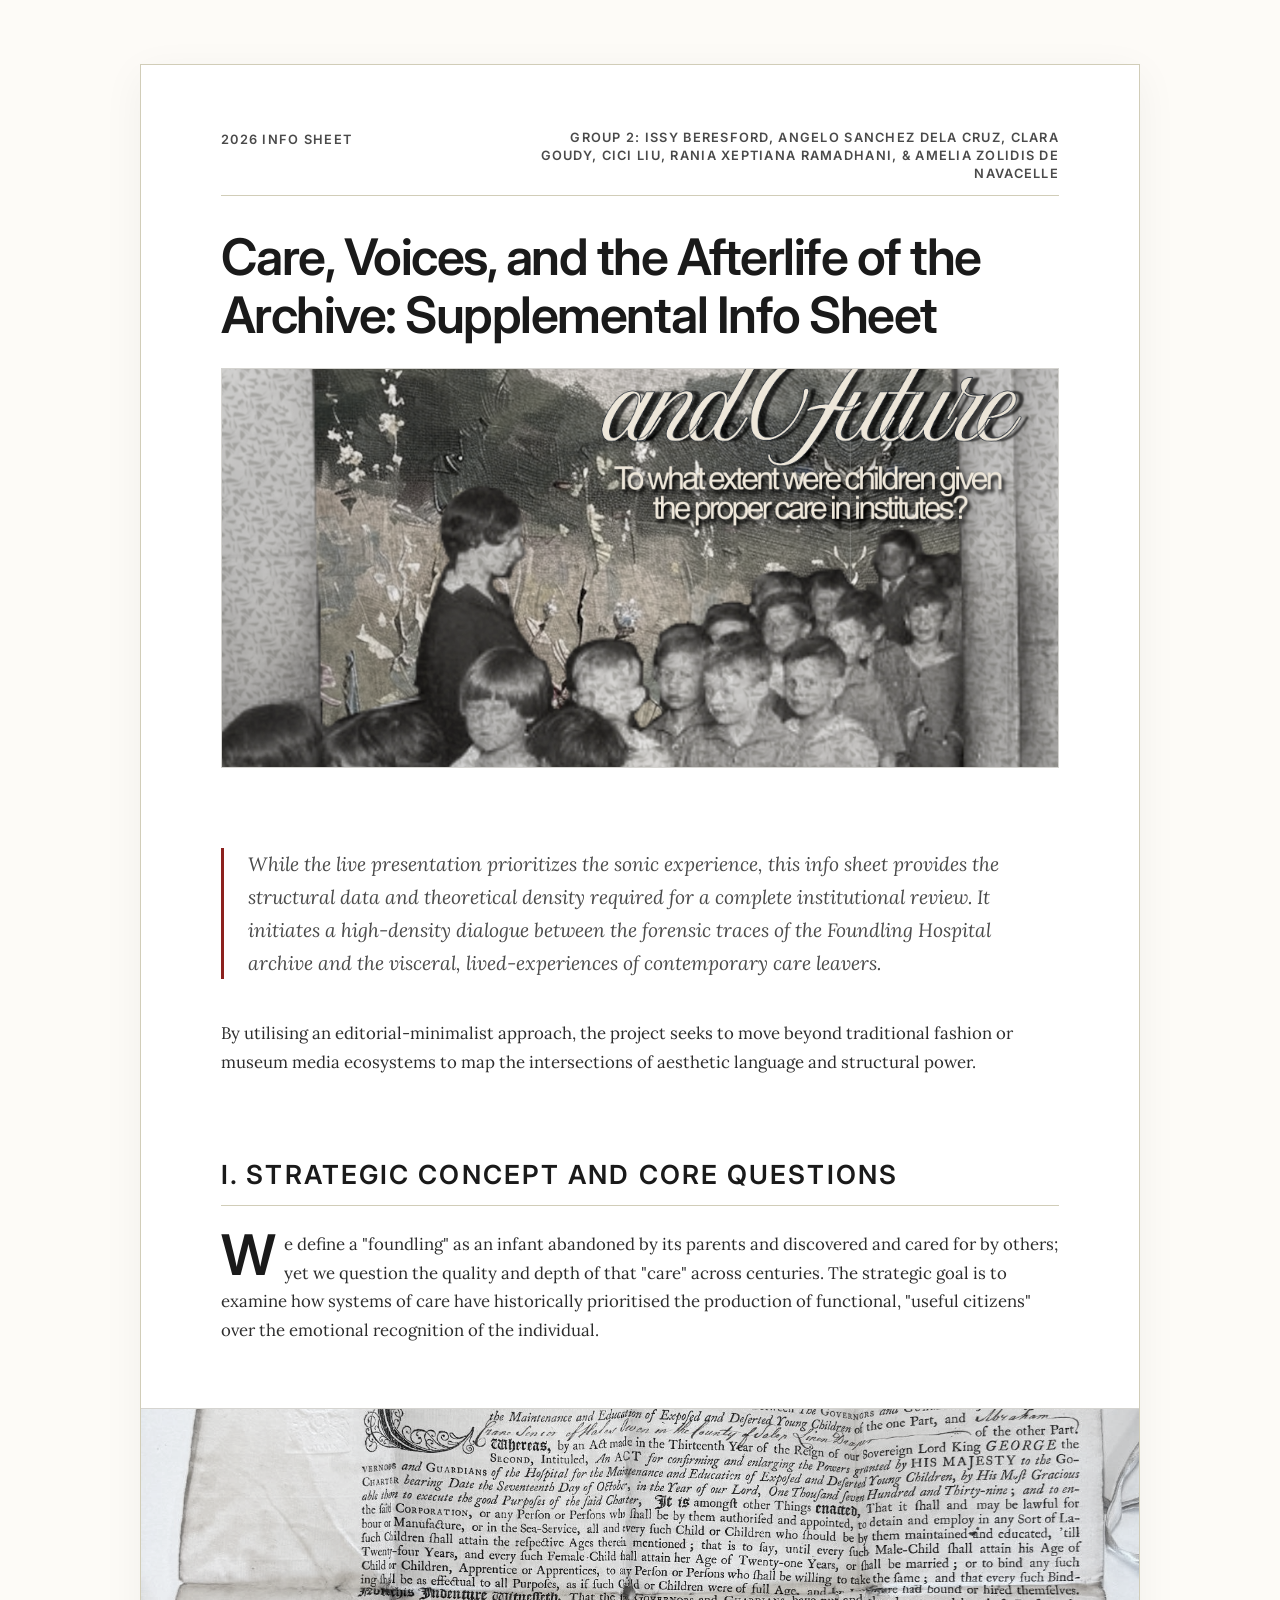
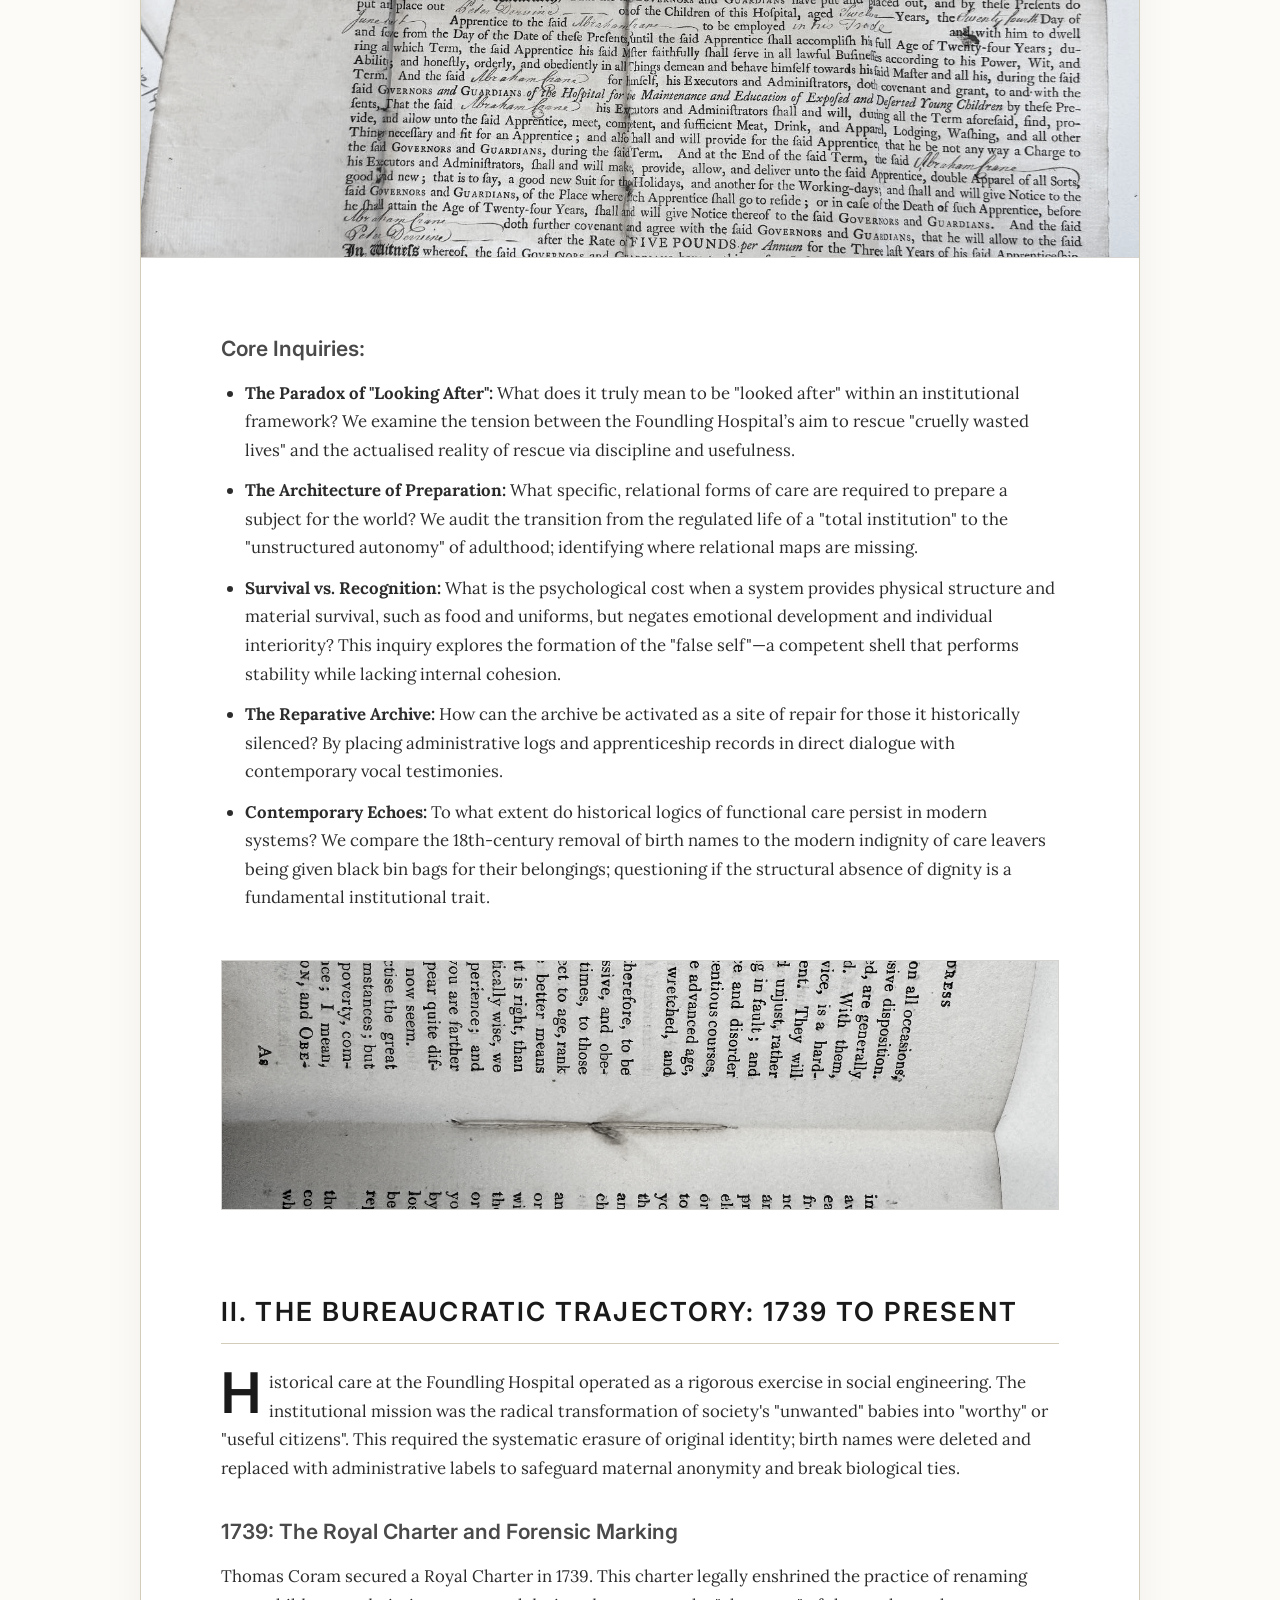
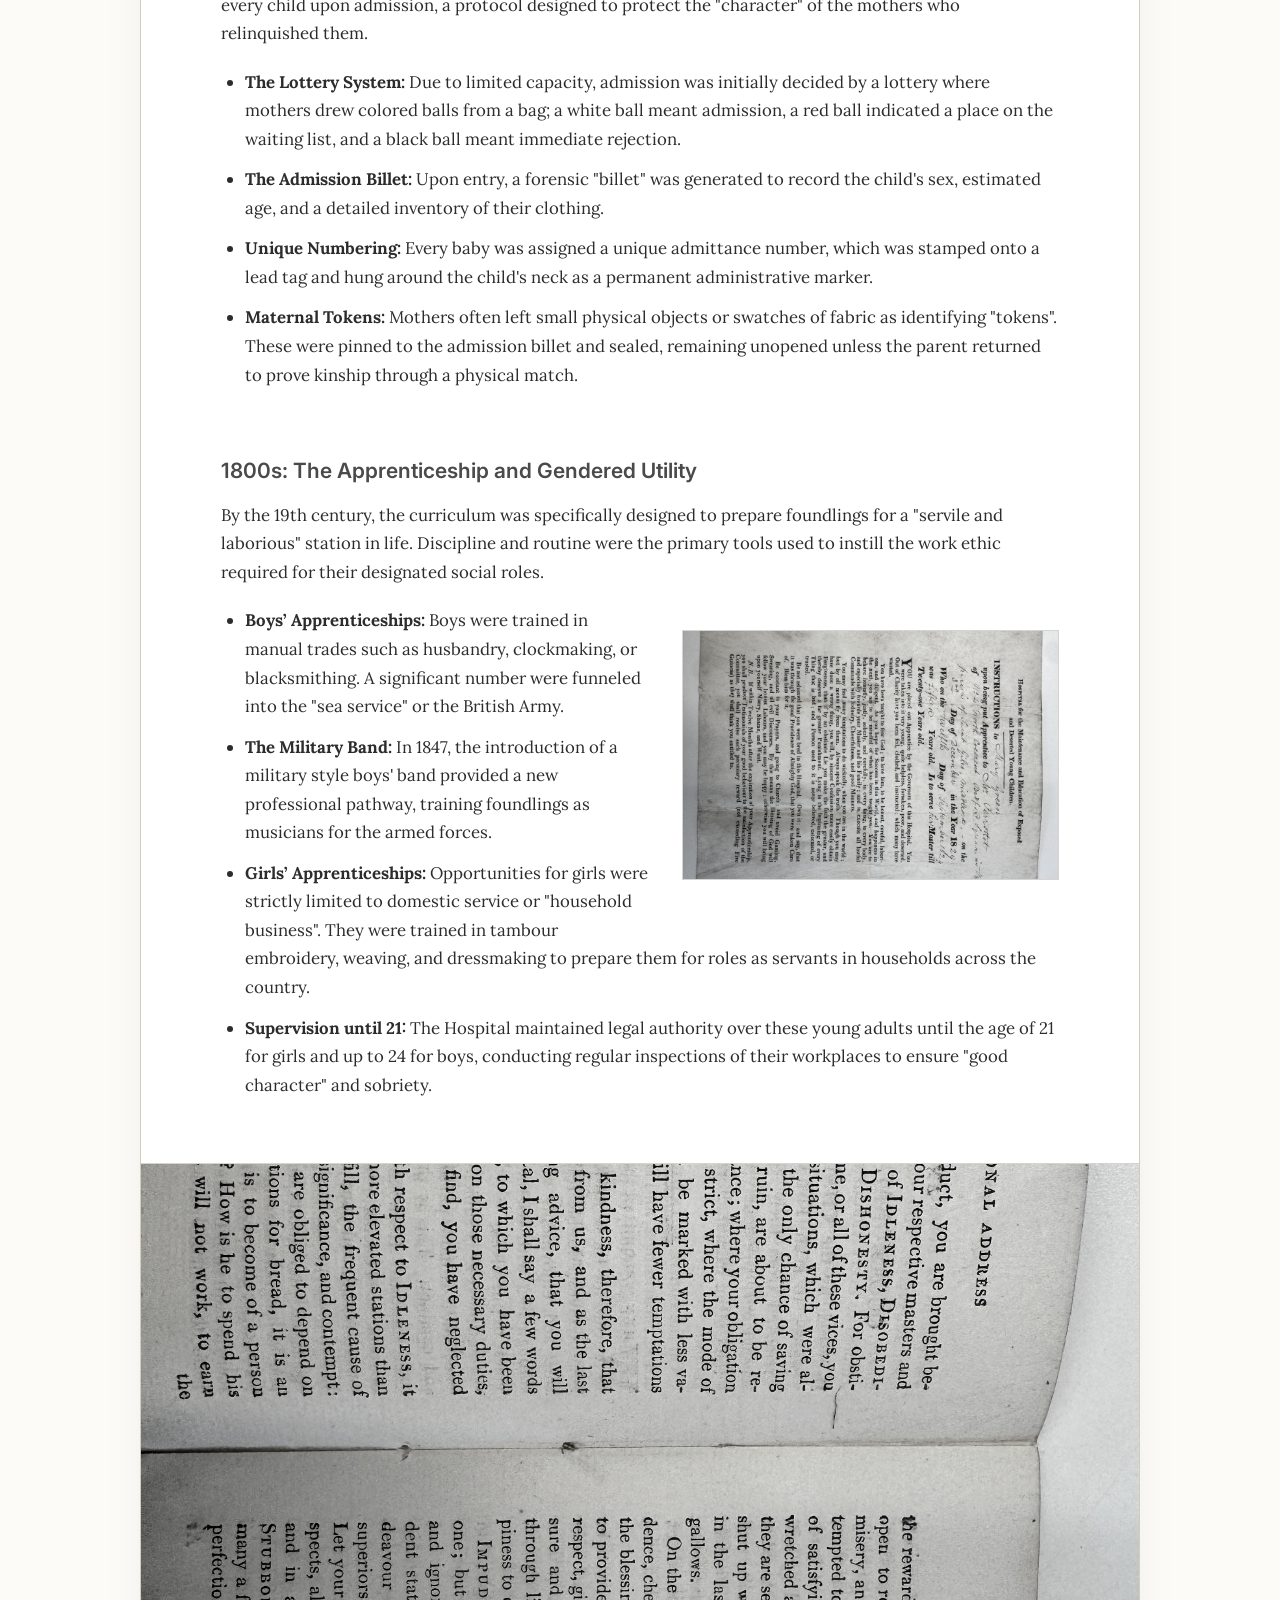
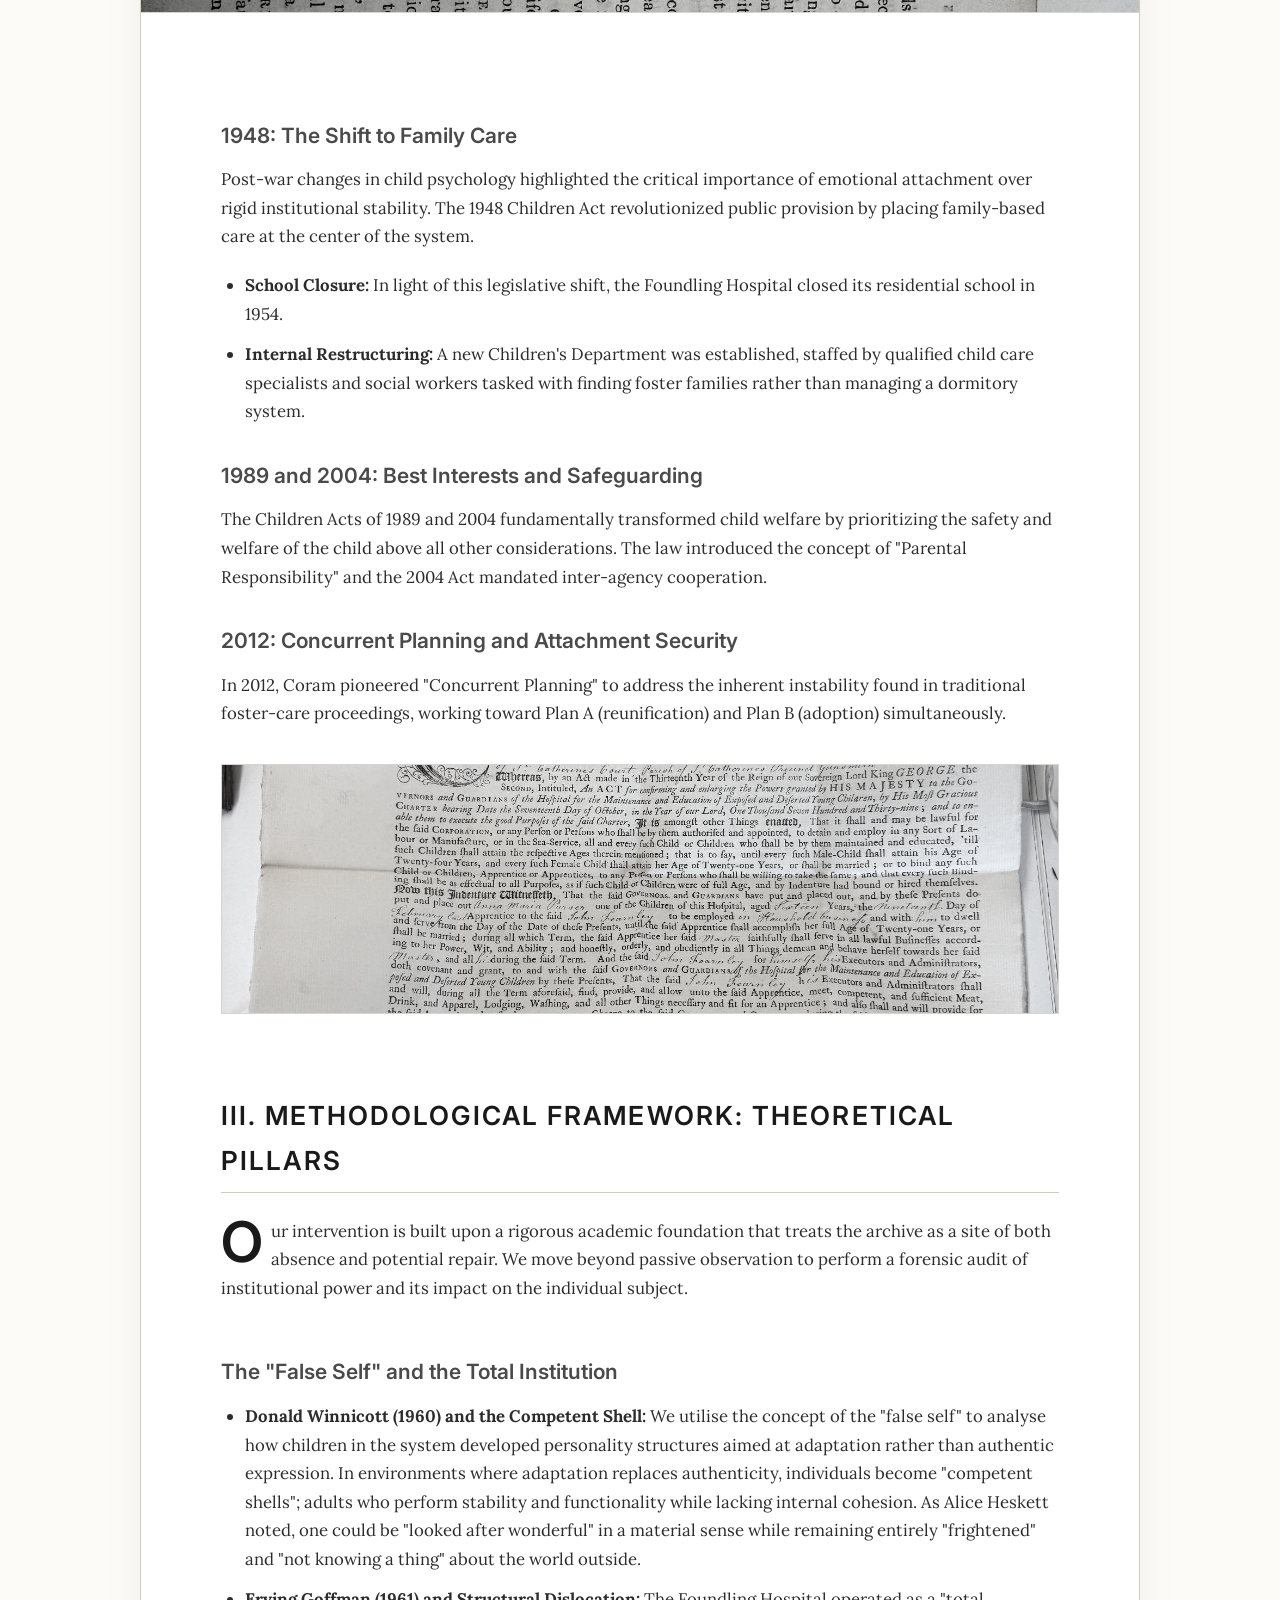
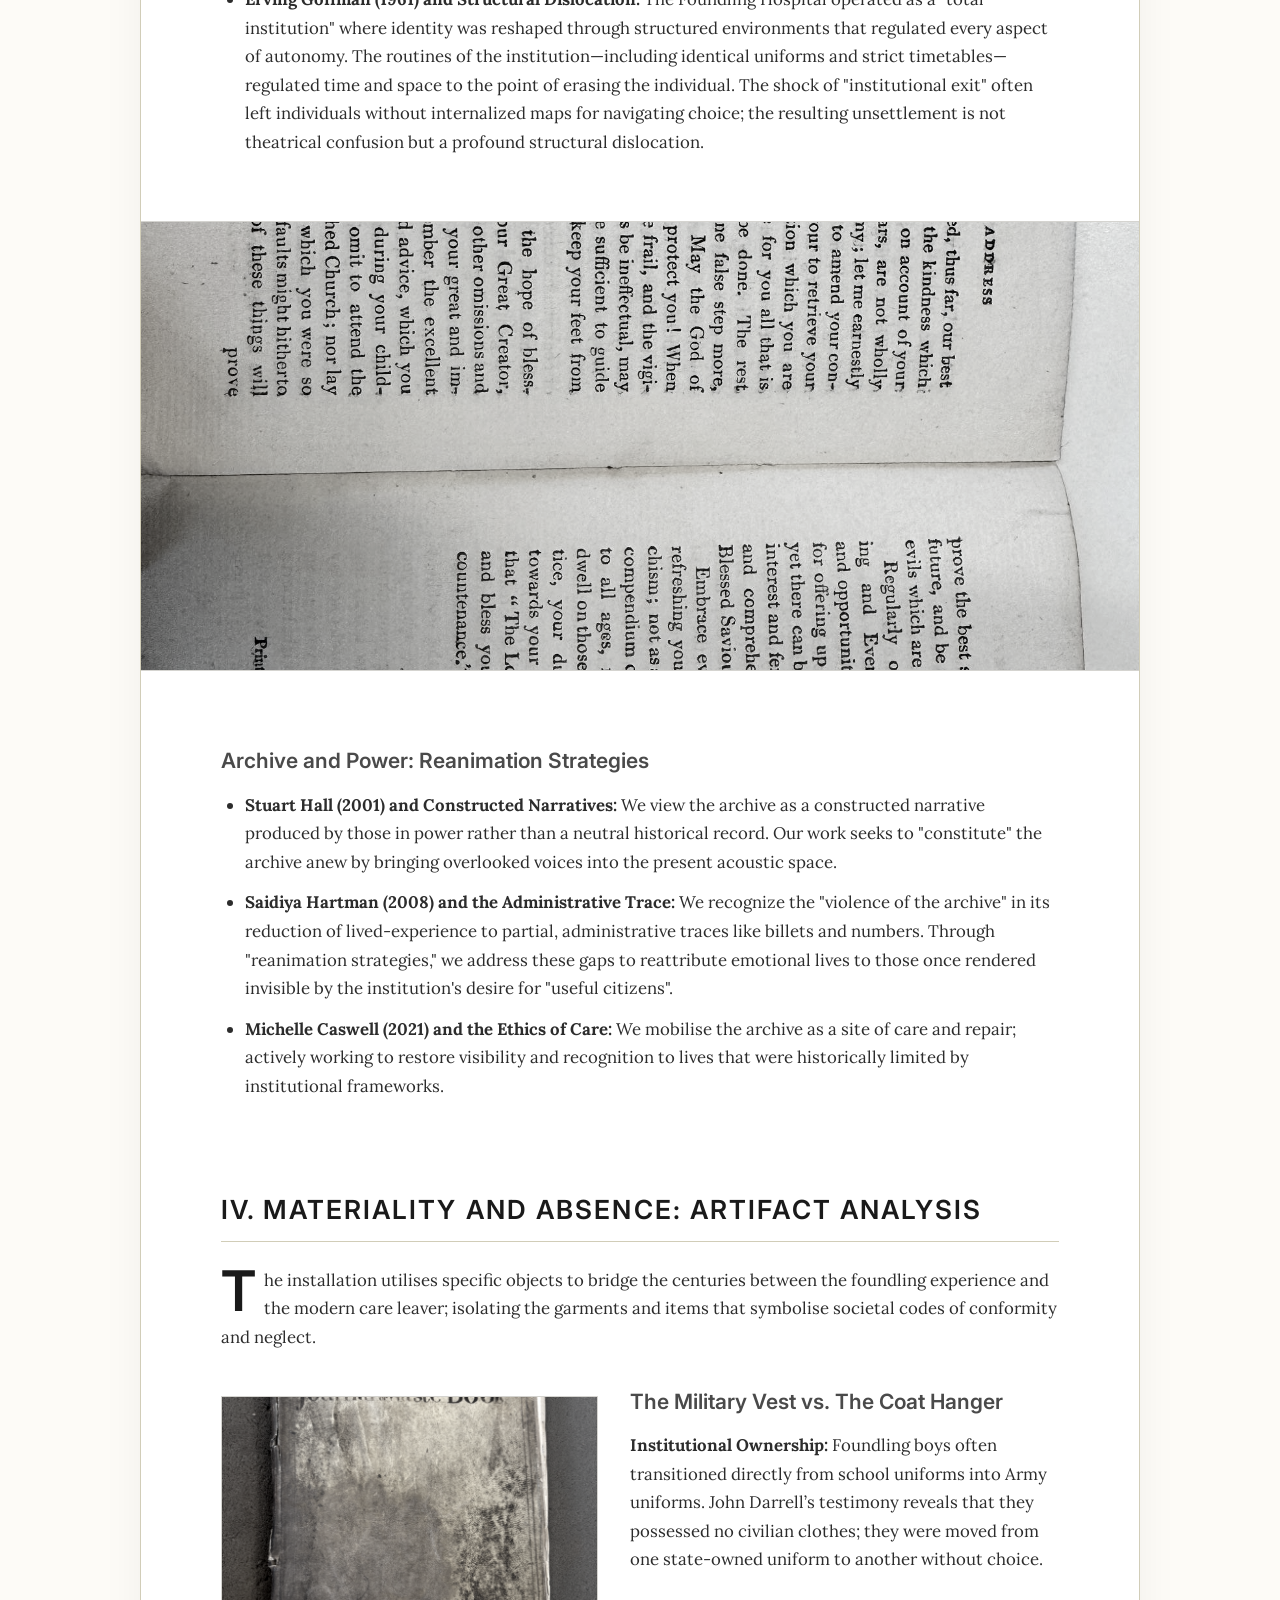
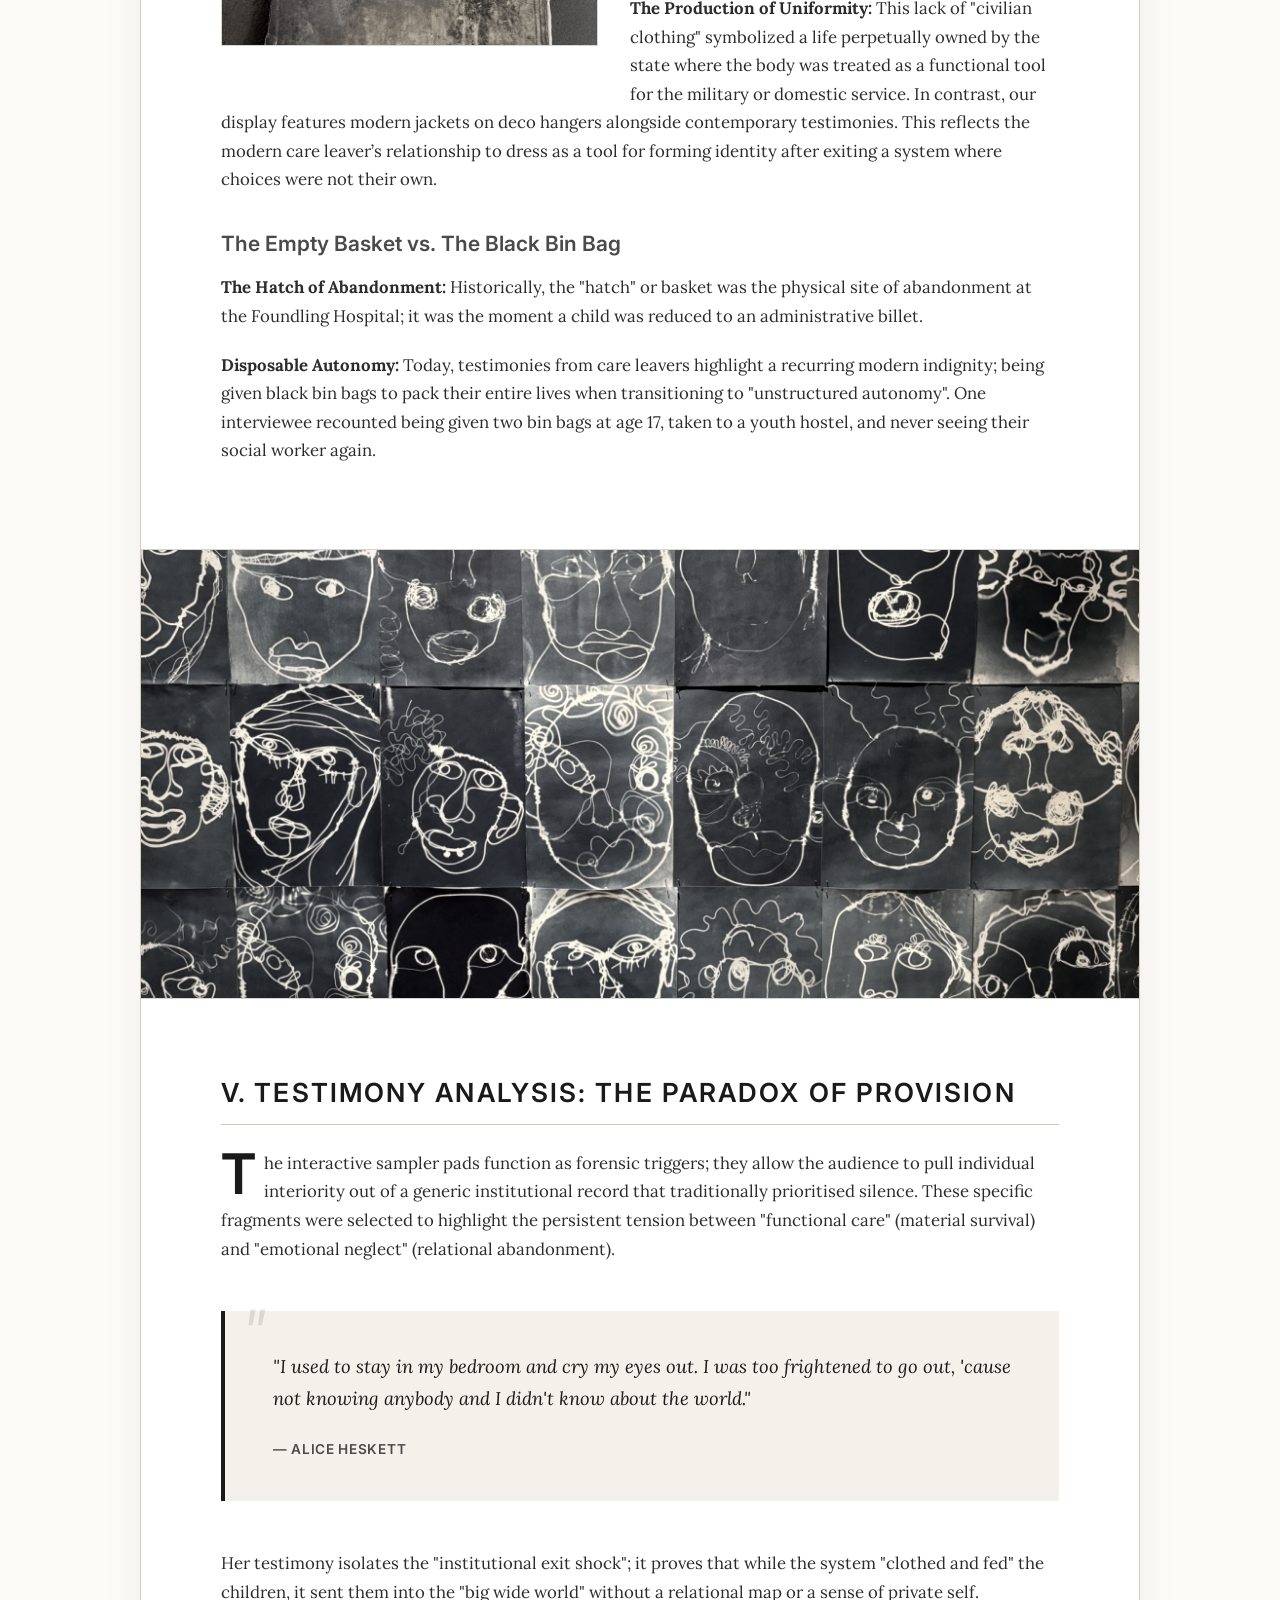
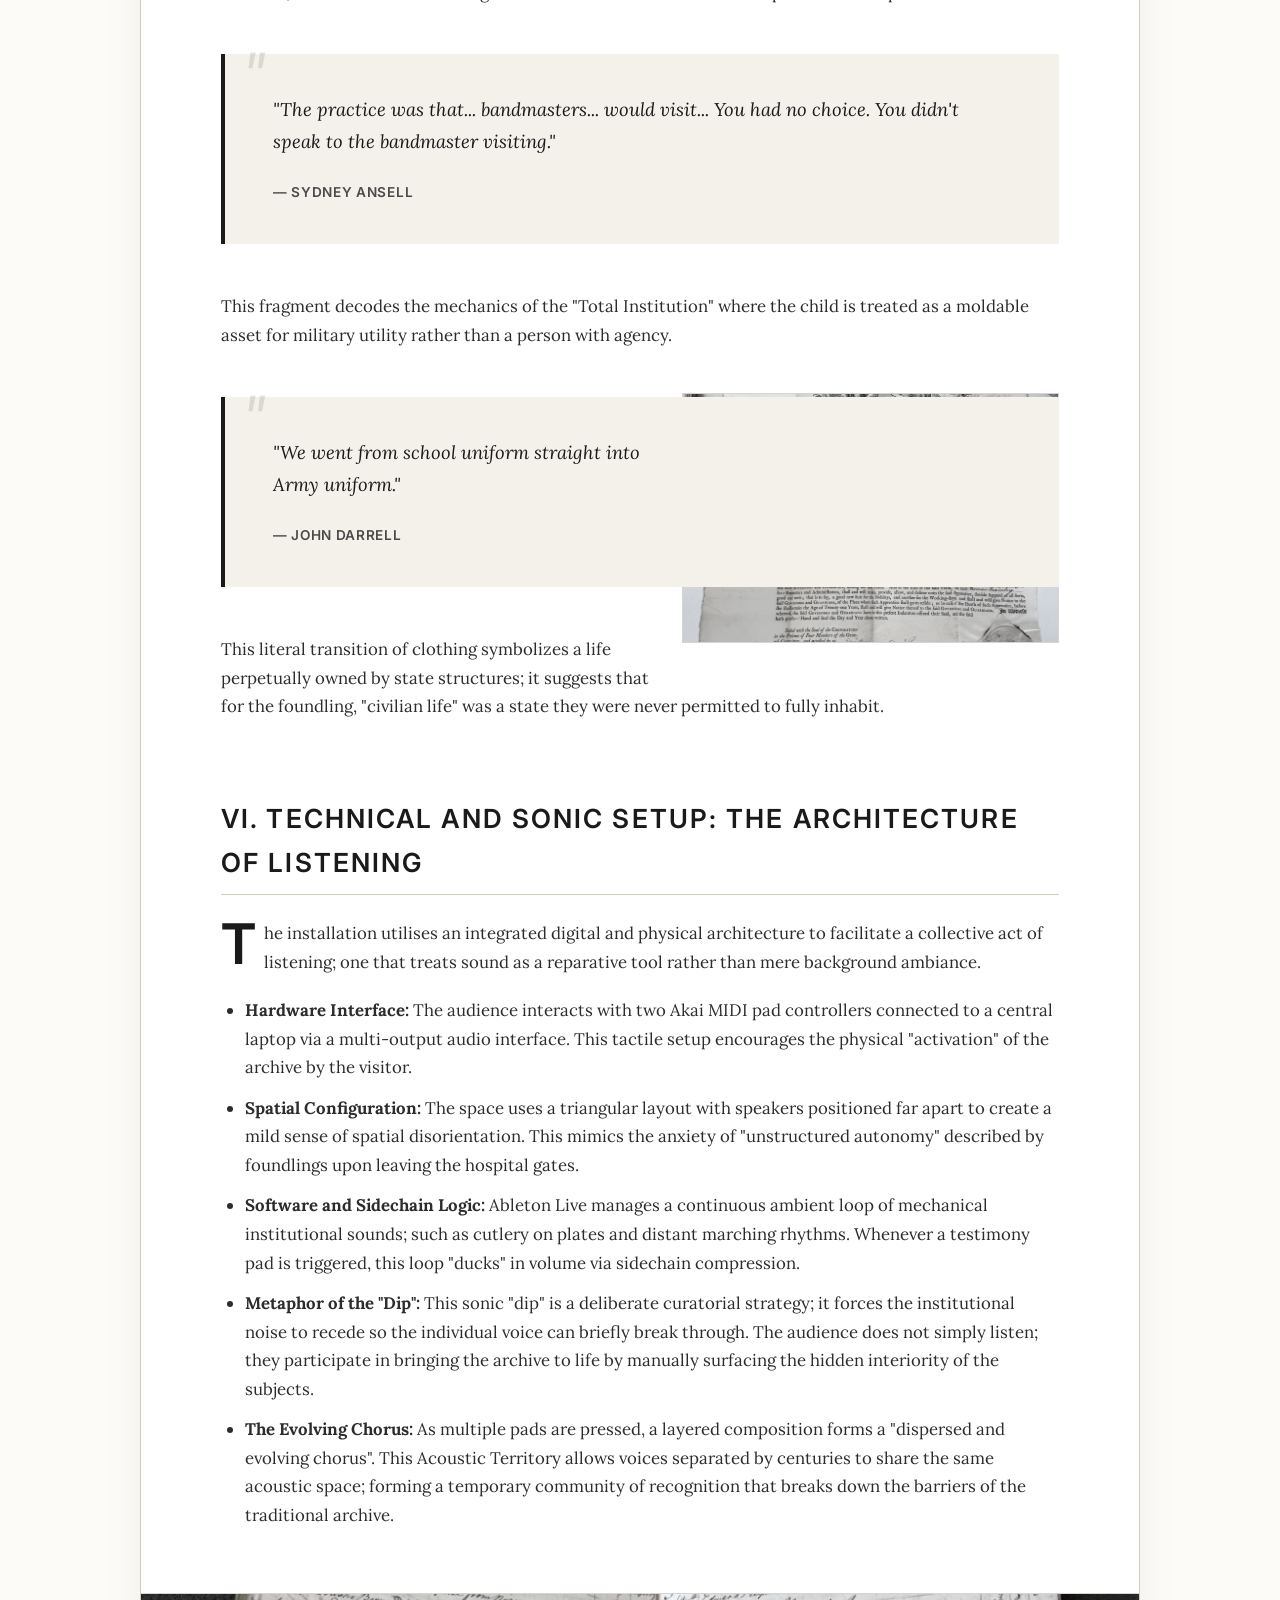
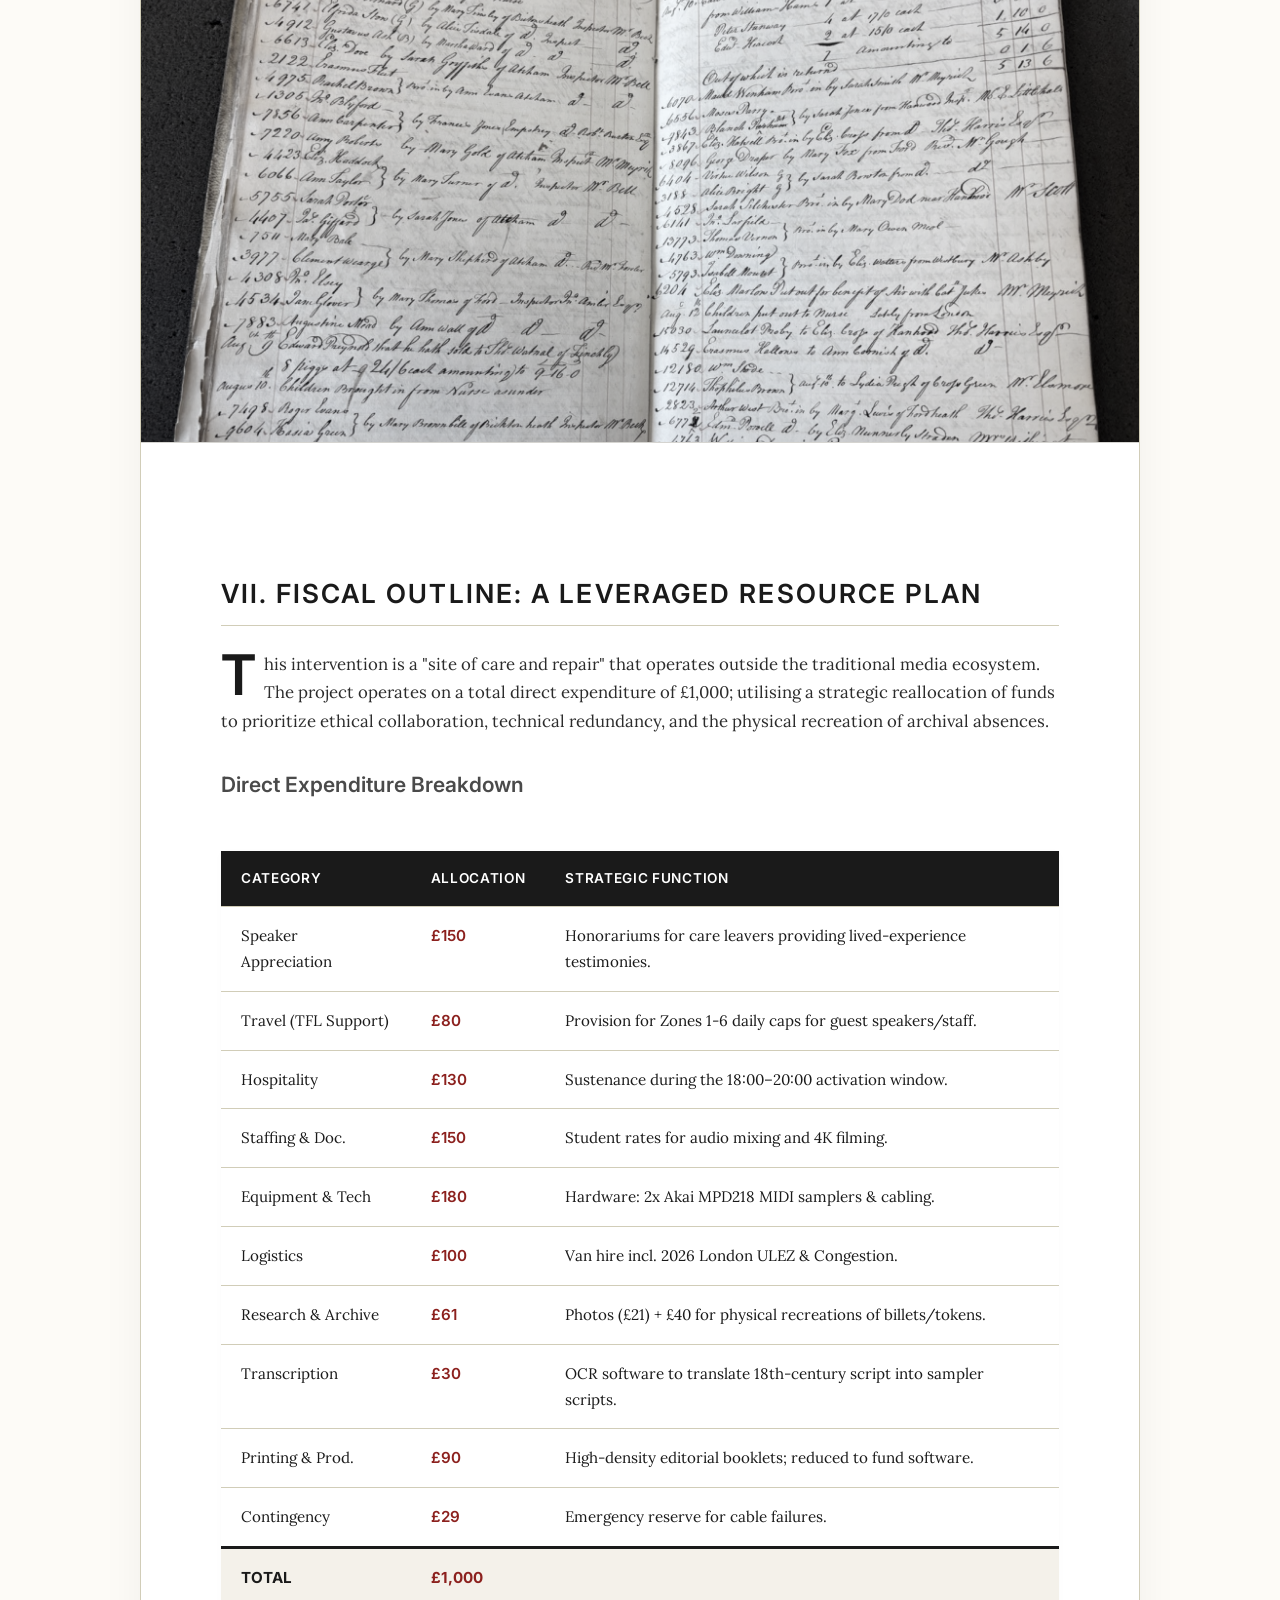
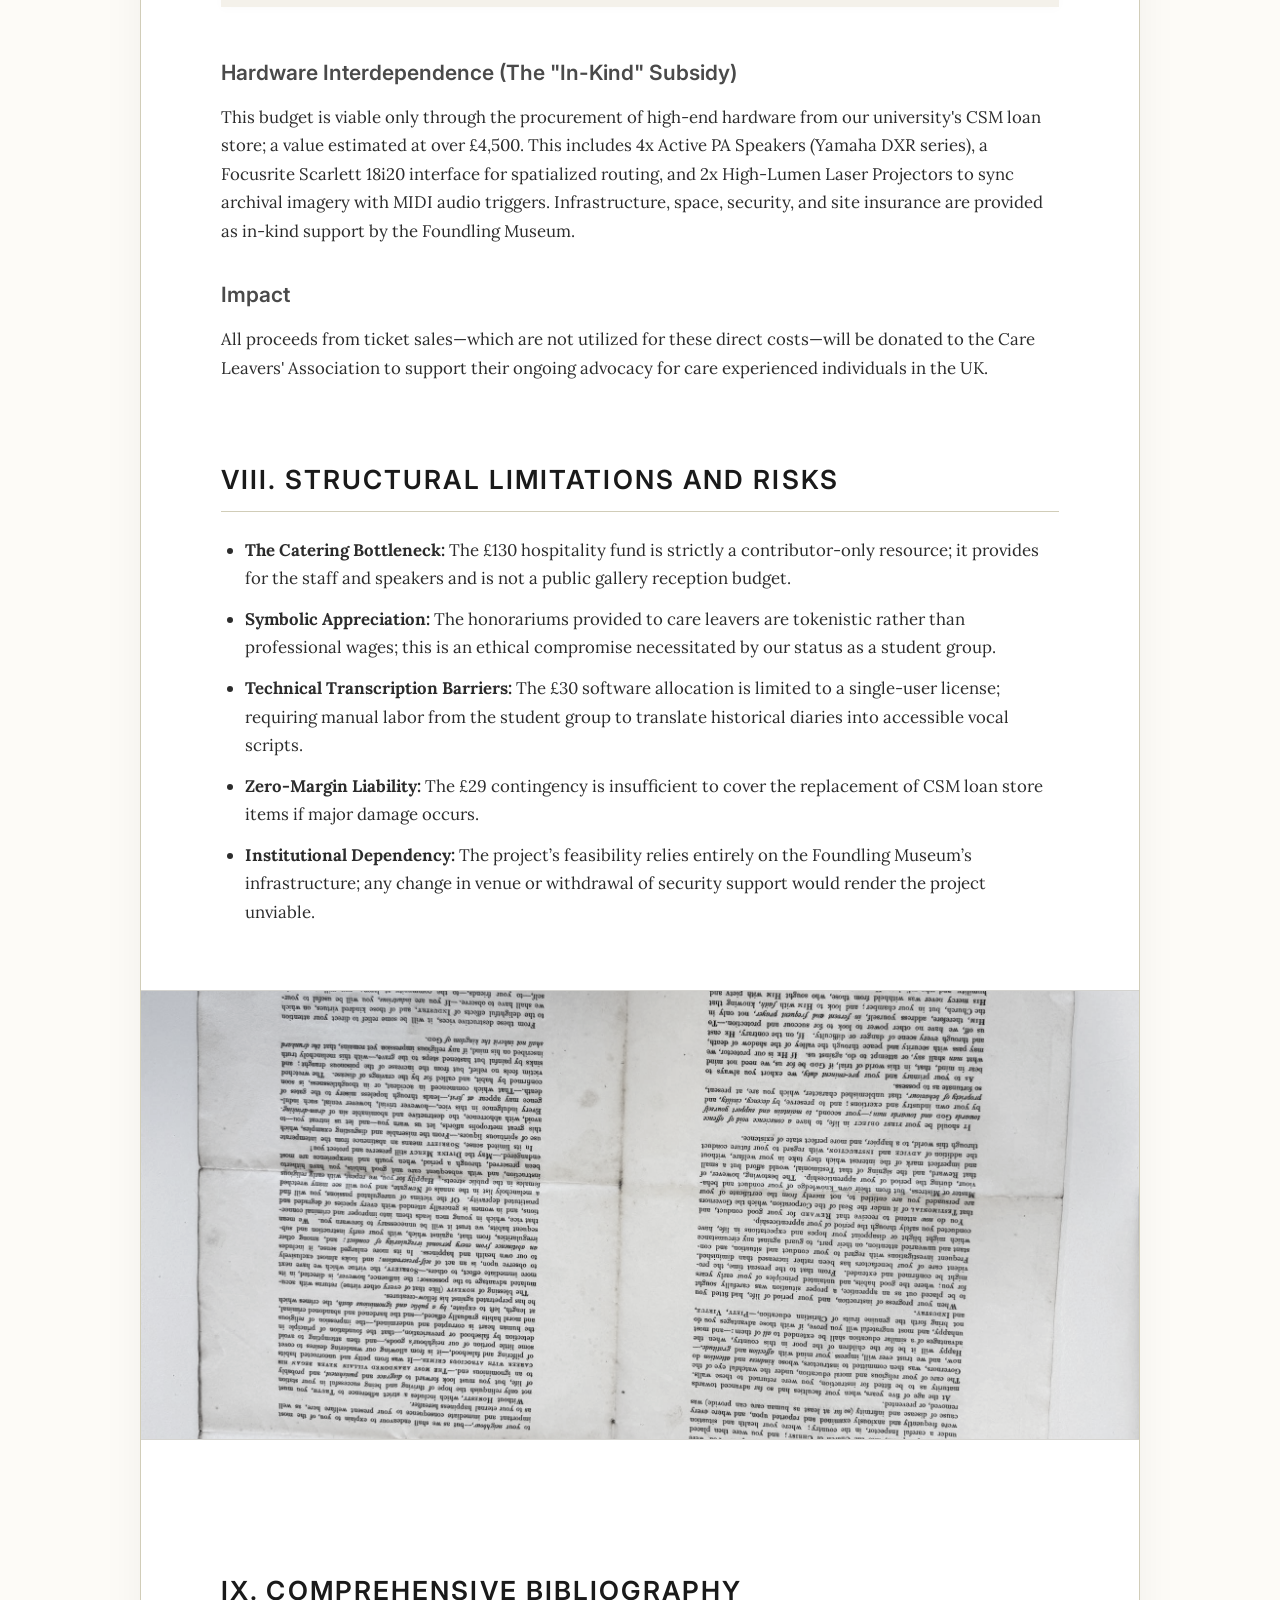
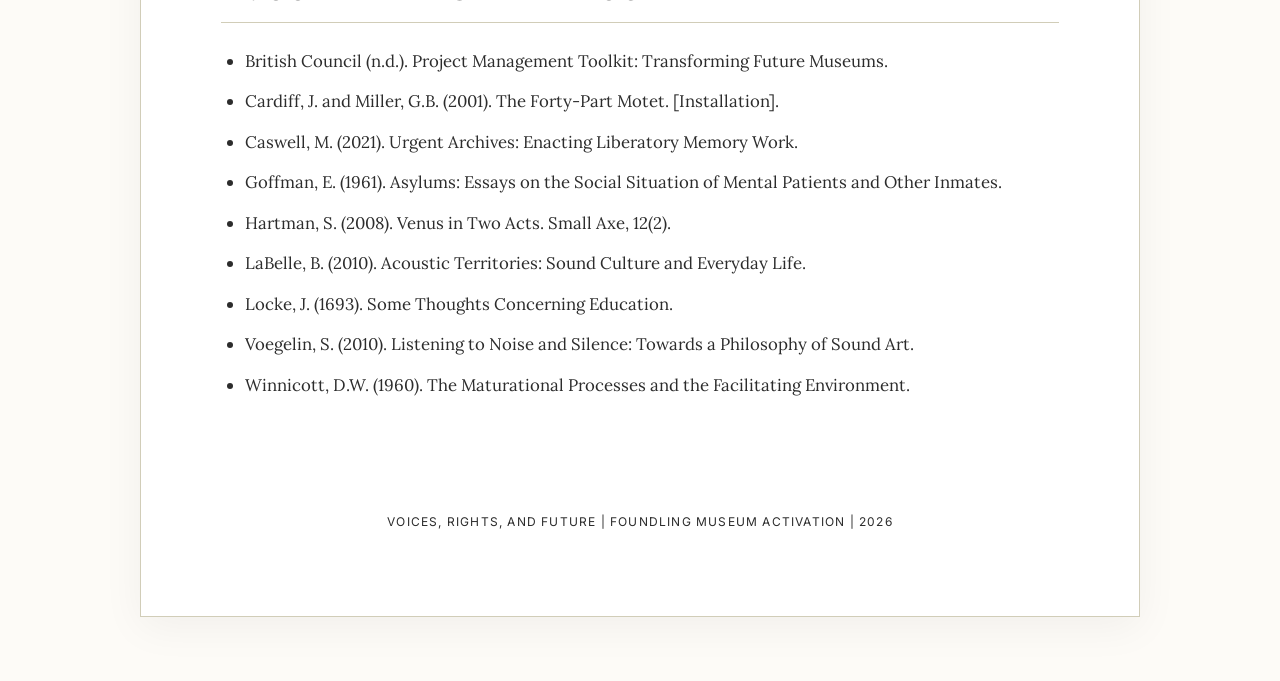
<file: leaflet_project/index.html>
<!DOCTYPE html>
<html lang="en">
<head>
  <meta charset="UTF-8">
  <meta name="viewport" content="width=device-width, initial-scale=1.0">
  <title>Voices, Rights, and Future: Supplemental Info Sheet</title>
  <link rel="stylesheet" href="styles.css">
  <link rel="preconnect" href="https://fonts.googleapis.com">
  <link rel="preconnect" href="https://fonts.gstatic.com" crossorigin>
  <link href="https://fonts.googleapis.com/css2?family=Inter:wght@300;400;600&family=Lora:ital,wght@0,400;0,600;1,400&display=swap" rel="stylesheet">
</head>
<body>
  <div class="page-container leaflet-container">
    
    <!-- PAGE 1: COVER -->
    <div class="print-page cover-page">
      <header>
        <div class="header-top">
          <span class="meta-info date">2026 Info Sheet</span>
          <span class="meta-info group-credit">Group 2: Issy Beresford, Angelo Sanchez Dela Cruz, Clara Goudy, Cici Liu, Rania Xeptiana Ramadhani, & Amelia Zolidis de Navacelle</span>
        </div>
        <h1 class="cover-title">Care, Voices, and the Afterlife of the Archive: Supplemental Info Sheet</h1>
      </header>

      <div class="editorial-image-container hero-image">
        <img src="assets/img_1.png" alt="Foundling Hospital Document Detail" class="editorial-image">
      </div>

      <section class="intro cover-intro">
        <p class="lead">While the live presentation prioritizes the sonic experience, this info sheet provides the structural data and theoretical density required for a complete institutional review. It initiates a high-density dialogue between the forensic traces of the Foundling Hospital archive and the visceral, lived-experiences of contemporary care leavers.</p>
        <p>By utilising an editorial-minimalist approach, the project seeks to move beyond traditional fashion or museum media ecosystems to map the intersections of aesthetic language and structural power.</p>
      </section>
    </div>

    <div class="page-break"></div>

    <!-- PAGE 2: CORE INQUIRIES -->
    <div class="print-page">
      <header class="print-only page-header">
        <span class="meta-info">Voices, Rights, and Future</span>
        <span class="meta-info">Page 2</span>
      </header>

      <main>
        <section>
          <h2>I. Strategic Concept and Core Questions</h2>
          <p>We define a "foundling" as an infant abandoned by its parents and discovered and cared for by others; yet we question the quality and depth of that "care" across centuries. The strategic goal is to examine how systems of care have historically prioritised the production of functional, "useful citizens" over the emotional recognition of the individual.</p>
          
          <div class="editorial-image-container full-bleed-image">
            <img src="assets/img_2.jpg" alt="Archival Detail" class="editorial-image">
          </div>

          <h3>Core Inquiries:</h3>
          <ul class="theory-list">
            <li><strong>The Paradox of "Looking After":</strong> What does it truly mean to be "looked after" within an institutional framework? We examine the tension between the Foundling Hospital’s aim to rescue "cruelly wasted lives" and the actualised reality of rescue via discipline and usefulness.</li>
            <li><strong>The Architecture of Preparation:</strong> What specific, relational forms of care are required to prepare a subject for the world? We audit the transition from the regulated life of a "total institution" to the "unstructured autonomy" of adulthood; identifying where relational maps are missing.</li>
            <li><strong>Survival vs. Recognition:</strong> What is the psychological cost when a system provides physical structure and material survival, such as food and uniforms, but negates emotional development and individual interiority? This inquiry explores the formation of the "false self"—a competent shell that performs stability while lacking internal cohesion.</li>
            <li><strong>The Reparative Archive:</strong> How can the archive be activated as a site of repair for those it historically silenced? By placing administrative logs and apprenticeship records in direct dialogue with contemporary vocal testimonies.</li>
            <li><strong>Contemporary Echoes:</strong> To what extent do historical logics of functional care persist in modern systems? We compare the 18th-century removal of birth names to the modern indignity of care leavers being given black bin bags for their belongings; questioning if the structural absence of dignity is a fundamental institutional trait.</li>
          </ul>
        </section>
      </main>
    </div>

    <div class="page-break"></div>

    <!-- PAGE 3: BUREAUCRATIC TRAJECTORY 1 -->
    <div class="print-page">
      <header class="print-only page-header">
        <span class="meta-info">Voices, Rights, and Future</span>
        <span class="meta-info">Page 3</span>
      </header>

      <main>
        <div class="editorial-image-container inline-image">
          <img src="assets/img_3.jpg" alt="Archival Detail" class="editorial-image">
        </div>

        <section>
          <h2>II. The Bureaucratic Trajectory: 1739 to Present</h2>
          <p>Historical care at the Foundling Hospital operated as a rigorous exercise in social engineering. The institutional mission was the radical transformation of society's "unwanted" babies into "worthy" or "useful citizens". This required the systematic erasure of original identity; birth names were deleted and replaced with administrative labels to safeguard maternal anonymity and break biological ties.</p>
          
          <h3>1739: The Royal Charter and Forensic Marking</h3>
          <p>Thomas Coram secured a Royal Charter in 1739. This charter legally enshrined the practice of renaming every child upon admission, a protocol designed to protect the "character" of the mothers who relinquished them.</p>
          
          <ul class="inquiries-list">
            <li><strong>The Lottery System:</strong> Due to limited capacity, admission was initially decided by a lottery where mothers drew colored balls from a bag; a white ball meant admission, a red ball indicated a place on the waiting list, and a black ball meant immediate rejection.</li>
            <li><strong>The Admission Billet:</strong> Upon entry, a forensic "billet" was generated to record the child's sex, estimated age, and a detailed inventory of their clothing.</li>
            <li><strong>Unique Numbering:</strong> Every baby was assigned a unique admittance number, which was stamped onto a lead tag and hung around the child's neck as a permanent administrative marker.</li>
            <li><strong>Maternal Tokens:</strong> Mothers often left small physical objects or swatches of fabric as identifying "tokens". These were pinned to the admission billet and sealed, remaining unopened unless the parent returned to prove kinship through a physical match.</li>
          </ul>
        </section>
      </main>
    </div>

    <div class="page-break"></div>

    <!-- PAGE 4: BUREAUCRATIC TRAJECTORY 2 -->
    <div class="print-page">
      <header class="print-only page-header">
        <span class="meta-info">Voices, Rights, and Future</span>
        <span class="meta-info">Page 4</span>
      </header>

      <main>
        <section>
          <h3>1800s: The Apprenticeship and Gendered Utility</h3>
          <p>By the 19th century, the curriculum was specifically designed to prepare foundlings for a "servile and laborious" station in life. Discipline and routine were the primary tools used to instill the work ethic required for their designated social roles.</p>
          
          <div class="editorial-image-container inline-image right-float">
            <img src="assets/img_4.jpg" alt="Apprenticeship Record" class="editorial-image">
          </div>

          <ul class="inquiries-list">
            <li><strong>Boys’ Apprenticeships:</strong> Boys were trained in manual trades such as husbandry, clockmaking, or blacksmithing. A significant number were funneled into the "sea service" or the British Army.</li>
            <li><strong>The Military Band:</strong> In 1847, the introduction of a military style boys' band provided a new professional pathway, training foundlings as musicians for the armed forces.</li>
            <li><strong>Girls’ Apprenticeships:</strong> Opportunities for girls were strictly limited to domestic service or "household business". They were trained in tambour embroidery, weaving, and dressmaking to prepare them for roles as servants in households across the country.</li>
            <li><strong>Supervision until 21:</strong> The Hospital maintained legal authority over these young adults until the age of 21 for girls and up to 24 for boys, conducting regular inspections of their workplaces to ensure "good character" and sobriety.</li>
          </ul>
        </section>

        <div class="editorial-image-container full-bleed-image">
          <img src="assets/img_5.jpg" alt="Archival Detail" class="editorial-image">
        </div>
      </main>
    </div>

    <div class="page-break"></div>

    <!-- PAGE 5: BUREAUCRATIC TRAJECTORY 3 & METHODOLOGY 1 -->
    <div class="print-page">
      <header class="print-only page-header">
        <span class="meta-info">Voices, Rights, and Future</span>
        <span class="meta-info">Page 5</span>
      </header>

      <main>
        <section>
          <h3>1948: The Shift to Family Care</h3>
          <p>Post-war changes in child psychology highlighted the critical importance of emotional attachment over rigid institutional stability. The 1948 Children Act revolutionized public provision by placing family-based care at the center of the system.</p>
          <ul class="inquiries-list">
            <li><strong>School Closure:</strong> In light of this legislative shift, the Foundling Hospital closed its residential school in 1954.</li>
            <li><strong>Internal Restructuring:</strong> A new Children's Department was established, staffed by qualified child care specialists and social workers tasked with finding foster families rather than managing a dormitory system.</li>
          </ul>
          
          <h3>1989 and 2004: Best Interests and Safeguarding</h3>
          <p>The Children Acts of 1989 and 2004 fundamentally transformed child welfare by prioritizing the safety and welfare of the child above all other considerations. The law introduced the concept of "Parental Responsibility" and the 2004 Act mandated inter-agency cooperation.</p>

          <h3>2012: Concurrent Planning and Attachment Security</h3>
          <p>In 2012, Coram pioneered "Concurrent Planning" to address the inherent instability found in traditional foster-care proceedings, working toward Plan A (reunification) and Plan B (adoption) simultaneously.</p>
        </section>

        <div class="editorial-image-container inline-image">
          <img src="assets/img_6.jpg" alt="Archival Detail" class="editorial-image">
        </div>

        <section>
          <h2>III. Methodological Framework: Theoretical Pillars</h2>
          <p>Our intervention is built upon a rigorous academic foundation that treats the archive as a site of both absence and potential repair. We move beyond passive observation to perform a forensic audit of institutional power and its impact on the individual subject.</p>
        </section>
      </main>
    </div>

    <div class="page-break"></div>

    <!-- PAGE 6: METHODOLOGY 2 -->
    <div class="print-page">
      <header class="print-only page-header">
        <span class="meta-info">Voices, Rights, and Future</span>
        <span class="meta-info">Page 6</span>
      </header>

      <main>
        <section>
          <h3>The "False Self" and the Total Institution</h3>
          <ul class="theory-list">
            <li><strong>Donald Winnicott (1960) and the Competent Shell:</strong> We utilise the concept of the "false self" to analyse how children in the system developed personality structures aimed at adaptation rather than authentic expression. In environments where adaptation replaces authenticity, individuals become "competent shells"; adults who perform stability and functionality while lacking internal cohesion. As Alice Heskett noted, one could be "looked after wonderful" in a material sense while remaining entirely "frightened" and "not knowing a thing" about the world outside.</li>
            <li><strong>Erving Goffman (1961) and Structural Dislocation:</strong> The Foundling Hospital operated as a "total institution" where identity was reshaped through structured environments that regulated every aspect of autonomy. The routines of the institution—including identical uniforms and strict timetables—regulated time and space to the point of erasing the individual. The shock of "institutional exit" often left individuals without internalized maps for navigating choice; the resulting unsettlement is not theatrical confusion but a profound structural dislocation.</li>
          </ul>

          <div class="editorial-image-container full-bleed-image">
            <img src="assets/img_7.jpg" alt="Archival Detail" class="editorial-image">
          </div>

          <h3>Archive and Power: Reanimation Strategies</h3>
          <ul class="theory-list">
            <li><strong>Stuart Hall (2001) and Constructed Narratives:</strong> We view the archive as a constructed narrative produced by those in power rather than a neutral historical record. Our work seeks to "constitute" the archive anew by bringing overlooked voices into the present acoustic space.</li>
            <li><strong>Saidiya Hartman (2008) and the Administrative Trace:</strong> We recognize the "violence of the archive" in its reduction of lived-experience to partial, administrative traces like billets and numbers. Through "reanimation strategies," we address these gaps to reattribute emotional lives to those once rendered invisible by the institution's desire for "useful citizens".</li>
            <li><strong>Michelle Caswell (2021) and the Ethics of Care:</strong> We mobilise the archive as a site of care and repair; actively working to restore visibility and recognition to lives that were historically limited by institutional frameworks.</li>
          </ul>
        </section>
      </main>
    </div>

    <div class="page-break"></div>

    <!-- PAGE 7: ARTIFACT & TESTIMONY 1 -->
    <div class="print-page">
      <header class="print-only page-header">
        <span class="meta-info">Voices, Rights, and Future</span>
        <span class="meta-info">Page 7</span>
      </header>

      <main>
        <section>
          <h2>IV. Materiality and Absence: Artifact Analysis</h2>
          <p>The installation utilises specific objects to bridge the centuries between the foundling experience and the modern care leaver; isolating the garments and items that symbolise societal codes of conformity and neglect.</p>
          
          <div class="editorial-image-container inline-image left-float">
            <img src="assets/img_8.jpg" alt="Artifact Detail" class="editorial-image">
          </div>

          <h3>The Military Vest vs. The Coat Hanger</h3>
          <p><strong>Institutional Ownership:</strong> Foundling boys often transitioned directly from school uniforms into Army uniforms. John Darrell’s testimony reveals that they possessed no civilian clothes; they were moved from one state-owned uniform to another without choice.</p>
          <p><strong>The Production of Uniformity:</strong> This lack of "civilian clothing" symbolized a life perpetually owned by the state where the body was treated as a functional tool for the military or domestic service. In contrast, our display features modern jackets on deco hangers alongside contemporary testimonies. This reflects the modern care leaver’s relationship to dress as a tool for forming identity after exiting a system where choices were not their own.</p>

          <h3>The Empty Basket vs. The Black Bin Bag</h3>
          <p><strong>The Hatch of Abandonment:</strong> Historically, the "hatch" or basket was the physical site of abandonment at the Foundling Hospital; it was the moment a child was reduced to an administrative billet.</p>
          <p><strong>Disposable Autonomy:</strong> Today, testimonies from care leavers highlight a recurring modern indignity; being given black bin bags to pack their entire lives when transitioning to "unstructured autonomy". One interviewee recounted being given two bin bags at age 17, taken to a youth hostel, and never seeing their social worker again.</p>
        </section>
      </main>
    </div>

    <div class="page-break"></div>

    <!-- PAGE 8: TESTIMONY 2 -->
    <div class="print-page">
      <header class="print-only page-header">
        <span class="meta-info">Voices, Rights, and Future</span>
        <span class="meta-info">Page 8</span>
      </header>

      <main>
        <div class="editorial-image-container full-bleed-image">
          <img src="assets/img_9.jpg" alt="Artifact Detail" class="editorial-image">
        </div>

        <section class="testimony">
          <h2>V. Testimony Analysis: The Paradox of Provision</h2>
          <p>The interactive sampler pads function as forensic triggers; they allow the audience to pull individual interiority out of a generic institutional record that traditionally prioritised silence. These specific fragments were selected to highlight the persistent tension between "functional care" (material survival) and "emotional neglect" (relational abandonment).</p>
          
          <blockquote>
            "I used to stay in my bedroom and cry my eyes out. I was too frightened to go out, 'cause not knowing anybody and I didn't know about the world." <br><cite>— Alice Heskett </cite>
          </blockquote>
          <p>Her testimony isolates the "institutional exit shock"; it proves that while the system "clothed and fed" the children, it sent them into the "big wide world" without a relational map or a sense of private self.</p>
          
          <blockquote>
            "The practice was that... bandmasters... would visit... You had no choice. You didn't speak to the bandmaster visiting." <br><cite>— Sydney Ansell </cite>
          </blockquote>
          <p>This fragment decodes the mechanics of the "Total Institution" where the child is treated as a moldable asset for military utility rather than a person with agency.</p>

          <div class="editorial-image-container inline-image right-float">
            <img src="assets/img_10.jpg" alt="Artifact Detail" class="editorial-image">
          </div>
          
          <blockquote>
            "We went from school uniform straight into Army uniform." <br><cite>— John Darrell </cite>
          </blockquote>
          <p>This literal transition of clothing symbolizes a life perpetually owned by state structures; it suggests that for the foundling, "civilian life" was a state they were never permitted to fully inhabit.</p>
        </section>
      </main>
    </div>

    <div class="page-break"></div>

    <!-- PAGE 9: ARCHITECTURE OF LISTENING -->
    <div class="print-page">
      <header class="print-only page-header">
        <span class="meta-info">Voices, Rights, and Future</span>
        <span class="meta-info">Page 9</span>
      </header>

      <main>
        <section>
          <h2>VI. Technical and Sonic Setup: The Architecture of Listening</h2>
          <p>The installation utilises an integrated digital and physical architecture to facilitate a collective act of listening; one that treats sound as a reparative tool rather than mere background ambiance.</p>
          
          <ul class="theory-list">
            <li><strong>Hardware Interface:</strong> The audience interacts with two Akai MIDI pad controllers connected to a central laptop via a multi-output audio interface. This tactile setup encourages the physical "activation" of the archive by the visitor.</li>
            <li><strong>Spatial Configuration:</strong> The space uses a triangular layout with speakers positioned far apart to create a mild sense of spatial disorientation. This mimics the anxiety of "unstructured autonomy" described by foundlings upon leaving the hospital gates.</li>
            <li><strong>Software and Sidechain Logic:</strong> Ableton Live manages a continuous ambient loop of mechanical institutional sounds; such as cutlery on plates and distant marching rhythms. Whenever a testimony pad is triggered, this loop "ducks" in volume via sidechain compression.</li>
            <li><strong>Metaphor of the "Dip":</strong> This sonic "dip" is a deliberate curatorial strategy; it forces the institutional noise to recede so the individual voice can briefly break through. The audience does not simply listen; they participate in bringing the archive to life by manually surfacing the hidden interiority of the subjects.</li>
            <li><strong>The Evolving Chorus:</strong> As multiple pads are pressed, a layered composition forms a "dispersed and evolving chorus". This Acoustic Territory allows voices separated by centuries to share the same acoustic space; forming a temporary community of recognition that breaks down the barriers of the traditional archive.</li>
          </ul>
        </section>
        
        <div class="editorial-image-container full-bleed-image">
          <img src="assets/img_11.jpg" alt="Installation Detail" class="editorial-image">
        </div>
      </main>
    </div>

    <div class="page-break"></div>

    <!-- PAGE 10: FISCAL AUDIT & QR -->
    <div class="print-page">
      <header class="print-only page-header">
        <span class="meta-info">Page 10</span>
        <span class="meta-info group-credit">Group 2: Issy Beresford, Angelo Sanchez Dela Cruz, Clara Goudy, Cici Liu, Rania Xeptiana Ramadhani, & Amelia Zolidis de Navacelle</span>
      </header>

      <main>
        <section class="fiscal-audit">
          <h2>VII. Fiscal Outline: A Leveraged Resource Plan</h2>
          <p>This intervention is a "site of care and repair" that operates outside the traditional media ecosystem. The project operates on a total direct expenditure of £1,000; utilising a strategic reallocation of funds to prioritize ethical collaboration, technical redundancy, and the physical recreation of archival absences.</p>
          
          <h3>Direct Expenditure Breakdown</h3>
          <table class="budget-table">
            <thead>
              <tr>
                <th>Category</th>
                <th>Allocation</th>
                <th>Strategic Function</th>
              </tr>
            </thead>
            <tbody>
              <tr>
                <td>Speaker Appreciation</td>
                <td>£150</td>
                <td>Honorariums for care leavers providing lived-experience testimonies.</td>
              </tr>
              <tr>
                <td>Travel (TFL Support)</td>
                <td>£80</td>
                <td>Provision for Zones 1-6 daily caps for guest speakers/staff.</td>
              </tr>
              <tr>
                <td>Hospitality</td>
                <td>£130</td>
                <td>Sustenance during the 18:00–20:00 activation window.</td>
              </tr>
              <tr>
                <td>Staffing & Doc.</td>
                <td>£150</td>
                <td>Student rates for audio mixing and 4K filming.</td>
              </tr>
              <tr>
                <td>Equipment & Tech</td>
                <td>£180</td>
                <td>Hardware: 2x Akai MPD218 MIDI samplers & cabling.</td>
              </tr>
              <tr>
                <td>Logistics</td>
                <td>£100</td>
                <td>Van hire incl. 2026 London ULEZ & Congestion.</td>
              </tr>
              <tr>
                <td>Research & Archive</td>
                <td>£61</td>
                <td>Photos (£21) + £40 for physical recreations of billets/tokens.</td>
              </tr>
              <tr>
                <td>Transcription</td>
                <td>£30</td>
                <td>OCR software to translate 18th-century script into sampler scripts.</td>
              </tr>
              <tr>
                <td>Printing & Prod.</td>
                <td>£90</td>
                <td>High-density editorial booklets; reduced to fund software.</td>
              </tr>
              <tr>
                <td>Contingency</td>
                <td>£29</td>
                <td>Emergency reserve for cable failures.</td>
              </tr>
            </tbody>
            <tfoot>
              <tr>
                <td><strong>TOTAL</strong></td>
                <td><strong>£1,000</strong></td>
                <td></td>
              </tr>
            </tfoot>
          </table>

          <h3>Hardware Interdependence (The "In-Kind" Subsidy)</h3>
          <p>This budget is viable only through the procurement of high-end hardware from our university's CSM loan store; a value estimated at over £4,500. This includes 4x Active PA Speakers (Yamaha DXR series), a Focusrite Scarlett 18i20 interface for spatialized routing, and 2x High-Lumen Laser Projectors to sync archival imagery with MIDI audio triggers. Infrastructure, space, security, and site insurance are provided as in-kind support by the Foundling Museum.</p>

          <h3>Impact</h3>
          <p>All proceeds from ticket sales—which are not utilized for these direct costs—will be donated to the Care Leavers' Association to support their ongoing advocacy for care experienced individuals in the UK.</p>


        </section>
      </main>

    </div> <!-- End Page 10 -->

    <div class="page-break"></div>

    <!-- PAGE 11: STRUCTURAL LIMITATIONS -->
    <div class="print-page">
      <header class="print-only page-header">
        <span class="meta-info">Voices, Rights, and Future</span>
        <span class="meta-info">Page 11</span>
      </header>

      <main>
        <section>
          <h2>VIII. Structural Limitations and Risks</h2>
          <ul class="theory-list">
            <li><strong>The Catering Bottleneck:</strong> The £130 hospitality fund is strictly a contributor-only resource; it provides for the staff and speakers and is not a public gallery reception budget.</li>
            <li><strong>Symbolic Appreciation:</strong> The honorariums provided to care leavers are tokenistic rather than professional wages; this is an ethical compromise necessitated by our status as a student group.</li>
            <li><strong>Technical Transcription Barriers:</strong> The £30 software allocation is limited to a single-user license; requiring manual labor from the student group to translate historical diaries into accessible vocal scripts.</li>
            <li><strong>Zero-Margin Liability:</strong> The £29 contingency is insufficient to cover the replacement of CSM loan store items if major damage occurs.</li>
            <li><strong>Institutional Dependency:</strong> The project’s feasibility relies entirely on the Foundling Museum’s infrastructure; any change in venue or withdrawal of security support would render the project unviable.</li>
          </ul>
        </section>
        
        <div class="editorial-image-container full-bleed-image">
            <img src="assets/img_12.jpg" alt="Archival Detail" class="editorial-image">
        </div>
      </main>
    </div> <!-- End Page 11 -->

    <div class="page-break"></div>

    <!-- PAGE 12: BIBLIOGRAPHY & QR -->
    <div class="print-page">
      <header class="print-only page-header">
        <span class="meta-info">Group 2: Issy Beresford, Angelo Sanchez Dela Cruz, Clara Goudy, Cici Liu, Rania Xeptiana Ramadhani, & Amelia Zolidis de Navacelle</span>
        <span class="meta-info">Page 12</span>
      </header>

      <main>
        <section>
          <h2>IX. Comprehensive Bibliography</h2>
          <ul class="inquiries-list">
            <li>British Council (n.d.). Project Management Toolkit: Transforming Future Museums.</li>
            <li>Cardiff, J. and Miller, G.B. (2001). The Forty-Part Motet. [Installation].</li>
            <li>Caswell, M. (2021). Urgent Archives: Enacting Liberatory Memory Work.</li>
            <li>Goffman, E. (1961). Asylums: Essays on the Social Situation of Mental Patients and Other Inmates.</li>
            <li>Hartman, S. (2008). Venus in Two Acts. Small Axe, 12(2).</li>
            <li>LaBelle, B. (2010). Acoustic Territories: Sound Culture and Everyday Life.</li>
            <li>Locke, J. (1693). Some Thoughts Concerning Education.</li>
            <li>Voegelin, S. (2010). Listening to Noise and Silence: Towards a Philosophy of Sound Art.</li>
            <li>Winnicott, D.W. (1960). The Maturational Processes and the Facilitating Environment.</li>
          </ul>
        </section>
        
        <div class="qr-container print-only" style="margin-top: 40pt;">
          <div class="qr-code-box">
            <img src="assets/qr_code.png" alt="Digital Leaflet QR Code">
            <p class="qr-caption">Scan for Digital Appx</p>
          </div>
          <div class="qr-code-box">
            <img src="assets/qr_code.png" alt="Audio Experience QR Code">
            <p class="qr-caption">Scan for Sonic Exp</p>
          </div>
        </div>
      </main>

      <footer>
        <p>Voices, Rights, and Future | Foundling Museum Activation | 2026</p>
      </footer>
    </div> <!-- End Page 12 -->

  </div>
</body>
</html>
</file>
<file: leaflet_project/styles.css>
/* ----------------------------------------
   BASE DIGITAL STYLES (Mobile-First)
---------------------------------------- */
:root {
    /* Archival Paper Theme */
    --bg-color: #Fdfbf7;
    --paper-shade: #f4f1ea;
    --text-color: #1a1a1a;
    --accent-color: #4a4a4a;
    --highlight: #8c211e; /* Subtle Foundling Red */
    --border-color: #d1cdb8;
    
    --font-sans: 'Inter', sans-serif;
    --font-serif: 'Lora', serif;
    
    --base-size: 1.05rem;
    --scale: 1.25;
}

* {
    box-sizing: border-box;
    margin: 0;
    padding: 0;
}

body {
    background-color: var(--bg-color);
    color: var(--text-color);
    font-family: var(--font-serif);
    font-size: var(--base-size);
    line-height: 1.7;
    padding: 2rem 1rem;
    -webkit-font-smoothing: antialiased;
    -moz-osx-font-smoothing: grayscale;
}

.page-container {
    max-width: 1000px; /* Reduced for better reading length */
    margin: 0 auto;
    background-color: #ffffff;
    box-shadow: 0 10px 40px rgba(0,0,0,0.05);
    padding: 2rem;
    border: 1px solid var(--border-color);
}

/* Typography Enhancements */
h1, h2, h3, h4, .meta-info, .year {
    font-family: var(--font-sans);
}

h1 {
    font-size: calc(var(--base-size) * var(--scale) * var(--scale) * var(--scale));
    line-height: 1.15;
    letter-spacing: -0.03em;
    margin-bottom: 0.75rem;
    font-weight: 600;
    color: var(--text-color);
}

h2 {
    font-size: calc(var(--base-size) * var(--scale) * var(--scale));
    border-bottom: 1px solid var(--border-color);
    padding-bottom: 0.5rem;
    margin-top: 3.5rem;
    margin-bottom: 1.5rem;
    text-transform: uppercase;
    letter-spacing: 0.08em;
    font-weight: 600;
    color: var(--text-color);
}

h3 {
    font-size: calc(var(--base-size) * var(--scale));
    margin-top: 2rem;
    margin-bottom: 0.75rem;
    font-weight: 600;
    color: var(--accent-color);
}

p {
    margin-bottom: 1.25rem;
    color: #2c2c2c;
}

.subtitle {
    font-family: var(--font-sans);
    font-size: calc(var(--base-size) * var(--scale));
    color: var(--accent-color);
    margin-bottom: 2.5rem;
    font-weight: 400;
    letter-spacing: 0.02em;
}

.lead {
    font-size: calc(var(--base-size) * 1.15);
    font-style: italic;
    border-left: 3px solid var(--highlight);
    padding-left: 1.5rem;
    margin-bottom: 2.5rem;
    color: var(--accent-color);
}

/* Drop Cap Effect for first paragraph after an H2 */
h2 + p::first-letter {
    float: left;
    font-size: 3.5rem;
    line-height: 0.8;
    padding-top: 0.2rem;
    padding-right: 0.5rem;
    padding-bottom: 0.2rem;
    font-family: var(--font-sans);
    font-weight: 600;
    color: var(--text-color);
}

/* Header Meta */
.header-top {
    display: flex;
    justify-content: space-between;
    border-bottom: 1px solid var(--border-color);
    padding-bottom: 0.75rem;
    margin-bottom: 2rem;
    font-size: 0.8rem;
    text-transform: uppercase;
    letter-spacing: 0.1em;
    font-weight: 600;
    color: var(--accent-color);
}

.group-credit {
    text-align: right;
    max-width: 65%;
    line-height: 1.4;
}

/* Lists */
ul {
    margin-left: 1.5rem;
    margin-bottom: 2rem;
}

li {
    margin-bottom: 0.75rem;
    color: #2c2c2c;
}

/* Timeline Interactive */
.timeline {
    border-left: 2px solid var(--border-color);
    padding-left: 2rem;
    margin-left: 1rem;
    margin-bottom: 2rem;
}

.timeline-item {
    position: relative;
    margin-bottom: 2rem;
    transition: transform 0.3s ease;
}

.timeline-item:hover {
    transform: translateX(5px);
}

.timeline-item::before {
    content: '';
    position: absolute;
    left: -2.45rem;
    top: 0.4rem;
    width: 0.8rem;
    height: 0.8rem;
    background-color: var(--bg-color);
    border: 2px solid var(--highlight);
    border-radius: 50%;
    transition: background-color 0.3s ease;
}

.timeline-item:hover::before {
    background-color: var(--highlight);
}

.year {
    display: inline-block;
    font-weight: 600;
    font-size: 0.85rem;
    color: var(--highlight);
    margin-bottom: 0.4rem;
    letter-spacing: 0.05em;
    text-transform: uppercase;
}

/* Advanced Testimony Quotes */
blockquote {
    position: relative;
    font-size: calc(var(--base-size) * 1.1);
    font-style: italic;
    margin: 3rem 0;
    padding: 2.5rem 3rem;
    background-color: var(--paper-shade);
    border-left: 4px solid var(--text-color);
    color: var(--text-color);
}

blockquote::before {
    content: '"';
    position: absolute;
    top: -10px;
    left: 15px;
    font-family: var(--font-sans);
    font-size: 4rem;
    color: rgba(0,0,0,0.1);
    line-height: 1;
}

blockquote cite {
    display: block;
    font-size: 0.85rem;
    margin-top: 1.5rem;
    font-family: var(--font-sans);
    font-style: normal;
    font-weight: 600;
    text-transform: uppercase;
    letter-spacing: 0.05em;
    color: var(--accent-color);
}

/* Editorial Images with Hover */
.editorial-image-container {
    margin-bottom: 2.5rem;
    overflow: hidden;
}

.editorial-image {
    width: 100%;
    object-fit: cover;
    filter: grayscale(80%) contrast(110%);
    border: 1px solid var(--border-color);
    transition: transform 0.6s cubic-bezier(0.25, 1, 0.5, 1), filter 0.6s ease;
}

.editorial-image-container:hover .editorial-image {
    transform: scale(1.03);
    filter: grayscale(0%) contrast(100%);
}

.hero-image .editorial-image {
    height: 400px;
}

.inline-image .editorial-image {
    height: 250px;
    margin-top: 1rem;
    margin-bottom: 1rem;
}

.full-bleed-image {
    margin: 3rem -2rem; /* Pull out into the container padding */
    width: calc(100% + 4rem);
}

.full-bleed-image .editorial-image {
    height: 450px;
    border-left: none;
    border-right: none;
    border-top: 1px solid var(--border-color);
    border-bottom: 1px solid var(--border-color);
}

.left-float {
    float: left;
    width: 45%;
    margin-right: 2rem;
    margin-bottom: 1.5rem;
    margin-top: 0.5rem;
}

.right-float {
    float: right;
    width: 45%;
    margin-left: 2rem;
    margin-bottom: 1.5rem;
    margin-top: 0.5rem;
}

/* Clearfix for floats */
main::after {
    content: "";
    display: table;
    clear: both;
}

/* Cover Page Specific */
.cover-page {
    display: flex;
    flex-direction: column;
}

.cover-title {
    font-size: calc(var(--base-size) * 3);
    margin-top: 2rem;
    margin-bottom: 1.5rem;
}

.cover-intro {
    margin-top: 2rem;
}

/* Premium Budget Table */
.budget-table {
    width: 100%;
    border-collapse: collapse;
    margin: 3rem 0;
    font-size: 0.95rem;
    background-color: white;
    box-shadow: 0 2px 10px rgba(0,0,0,0.02);
}

.budget-table th, .budget-table td {
    padding: 1rem 1.25rem;
    border-bottom: 1px solid var(--border-color);
    text-align: left;
    vertical-align: top;
}

.budget-table tbody tr {
    transition: background-color 0.2s ease;
}

.budget-table tbody tr:hover {
    background-color: var(--paper-shade);
}

.budget-table th {
    font-family: var(--font-sans);
    font-weight: 600;
    text-transform: uppercase;
    letter-spacing: 0.05em;
    background-color: var(--text-color);
    color: white;
    font-size: 0.85rem;
}

.budget-table td:nth-child(2) {
    font-family: var(--font-sans);
    font-weight: 600;
    color: var(--highlight);
    white-space: nowrap;
}

.budget-table tfoot td {
    border-top: 3px solid var(--text-color);
    border-bottom: none;
    font-family: var(--font-sans);
    font-weight: 600;
    background-color: var(--paper-shade);
}

/* QR Code Section */
.qr-container {
    display: flex;
    justify-content: center;
    gap: 3rem;
    margin-top: 4rem;
    padding-top: 3rem;
    border-top: 1px solid var(--border-color);
}

.qr-code-box {
    display: flex;
    flex-direction: column;
    align-items: center;
    transition: transform 0.3s ease;
}

.qr-code-box:hover {
    transform: translateY(-5px);
}

.qr-code-box img {
    width: 120px;
    height: 120px;
    border: 1px solid var(--border-color);
    padding: 0.5rem;
    background: white;
}

.qr-caption {
    font-family: var(--font-sans);
    font-size: 0.75rem;
    text-transform: uppercase;
    letter-spacing: 0.05em;
    margin-top: 0.75rem;
    text-align: center;
    color: var(--accent-color);
}

footer {
    margin-top: 5rem;
    text-align: center;
    font-family: var(--font-sans);
    font-size: 0.75rem;
    text-transform: uppercase;
    letter-spacing: 0.1em;
    color: var(--accent-color);
}

/* Print Only Elements */
.print-only {
    display: none;
}

/* ----------------------------------------
   DESKTOP STYLES (Digital)
---------------------------------------- */
@media screen and (min-width: 768px) {
    body {
        padding: 4rem;
    }
    .page-container {
        padding: 4rem 5rem;
    }
    .full-bleed-image {
        margin: 4rem -5rem; 
        width: calc(100% + 10rem);
    }
}

/* ----------------------------------------
   PRINT STYLES (A5 Booklet + Bleed)
---------------------------------------- */
@media print {
    @page {
        size: 154mm 216mm; /* A5 + 3mm Bleed */
        margin: 3mm;
    }

    /* Print Setup */
    body {
        background-color: white !important;
        color: device-cmyk(0, 0, 0, 1) !important;
        font-size: 8.5pt;
        line-height: 1.4;
        padding: 15mm; 
        margin: 0;
    }

    .page-container {
        box-shadow: none;
        border: none;
        padding: 0;
        max-width: none;
        background-color: transparent !important;
    }

    /* Reset Typography to pt */
    h1 { font-size: 24pt; margin-bottom: 6pt; }
    .cover-title { font-size: 28pt; margin-top: 10pt; line-height: 1.1; letter-spacing: -0.02em; }
    h2 { font-size: 13pt; margin-top: 16pt; margin-bottom: 6pt; border-bottom: 0.5pt solid black; padding-bottom: 3pt; color: black; }
    h3 { font-size: 10pt; margin-top: 12pt; margin-bottom: 4pt; color: black; }
    h4 { font-size: 9pt; margin-bottom: 2pt; }
    p { margin-bottom: 8pt; text-align: justify; orphans: 3; widows: 3; color: black; }
    li { color: black; }
    
    .subtitle { font-size: 12pt; margin-bottom: 12pt; color: black; }
    .lead { font-size: 10pt; margin-bottom: 12pt; border-left-width: 2pt; padding-left: 6pt; color: black; border-color: black; }
    .cover-intro { font-size: 10.5pt; margin-top: 20pt; }
    .header-top { font-size: 7pt; border-bottom-width: 1pt; margin-bottom: 10pt; padding-bottom: 4pt; color: black; }
    .group-credit { max-width: 70%; }

    /* Page Break System */
    .print-page {
        position: relative;
        height: 100%;
        break-inside: avoid;
        page-break-inside: avoid;
    }
    
    .page-break {
        page-break-before: always;
        break-before: page;
    }
    
    .page-header {
        display: flex;
        justify-content: space-between;
        font-family: var(--font-sans);
        font-size: 6.5pt;
        border-bottom: 0.5pt solid black;
        margin-bottom: 12pt;
        padding-bottom: 4pt;
        text-transform: uppercase;
        color: black;
    }

    /* Print Images */
    .editorial-image {
        filter: grayscale(100%) contrast(120%) !important;
        border: 0.5pt solid black;
    }
    
    .hero-image .editorial-image { height: 100mm; }
    
    .inline-image .editorial-image {
        height: 60mm;
        margin-top: 8pt;
        margin-bottom: 8pt;
    }

    .full-bleed-image {
        margin-left: -15mm !important;
        margin-right: -15mm !important;
        width: 154mm !important;
        margin-top: 15pt;
        margin-bottom: 15pt;
    }
    
    .full-bleed-image .editorial-image {
        height: 90mm;
        border-left: none;
        border-right: none;
    }
    
    .left-float { width: 45%; margin-right: 10pt; margin-bottom: 6pt; }
    .right-float { width: 45%; margin-left: 10pt; margin-bottom: 6pt; }

    /* Interactive Elements -> Print */
    .timeline { padding-left: 10pt; margin-left: 4pt; border-color: black; }
    .timeline-item::before { width: 3pt; height: 3pt; left: -11.5pt; top: 3pt; border-color: black; background-color: white; }
    .timeline-item { margin-bottom: 8pt; break-inside: avoid; }
    .year { font-size: 7.5pt; color: black; border: none; }

    blockquote {
        font-size: 10.5pt;
        padding: 12pt 15pt;
        margin: 12pt 0;
        border-left: 1pt solid black;
        background-color: transparent;
        break-inside: avoid;
        color: black;
    }
    
    blockquote::before { display: none; }
    blockquote cite { font-size: 7pt; margin-top: 6pt; color: black; }

    /* Budget Table Print */
    .budget-table {
        margin: 15pt 0;
        font-size: 7.5pt;
        border: 0.5pt solid black;
        box-shadow: none;
    }
    
    .budget-table th { background-color: transparent; color: black; border-bottom: 1pt solid black; padding: 4pt; }
    .budget-table td { border-bottom: 0.5pt solid #999; padding: 4pt; }
    .budget-table td:nth-child(2) { color: black; }
    .budget-table tfoot td { border-top: 1.5pt solid black; background-color: transparent; }

    /* Hide Digital-Only, Show Print-Only */
    .digital-only { display: none !important; }
    .print-only { display: flex !important; }

    /* QR Print Styling */
    .qr-container {
        justify-content: center;
        gap: 20pt;
        margin-top: 20pt;
        padding-top: 10pt;
        border-top: 0.5pt solid black;
    }

    .qr-code-box img {
        width: 35mm;
        height: 35mm;
        border: 0.5pt solid black;
        padding: 2pt;
    }

    .qr-caption { font-size: 6pt; color: black; margin-top: 4pt; }
    
    footer { display: none; }
}
</file>
